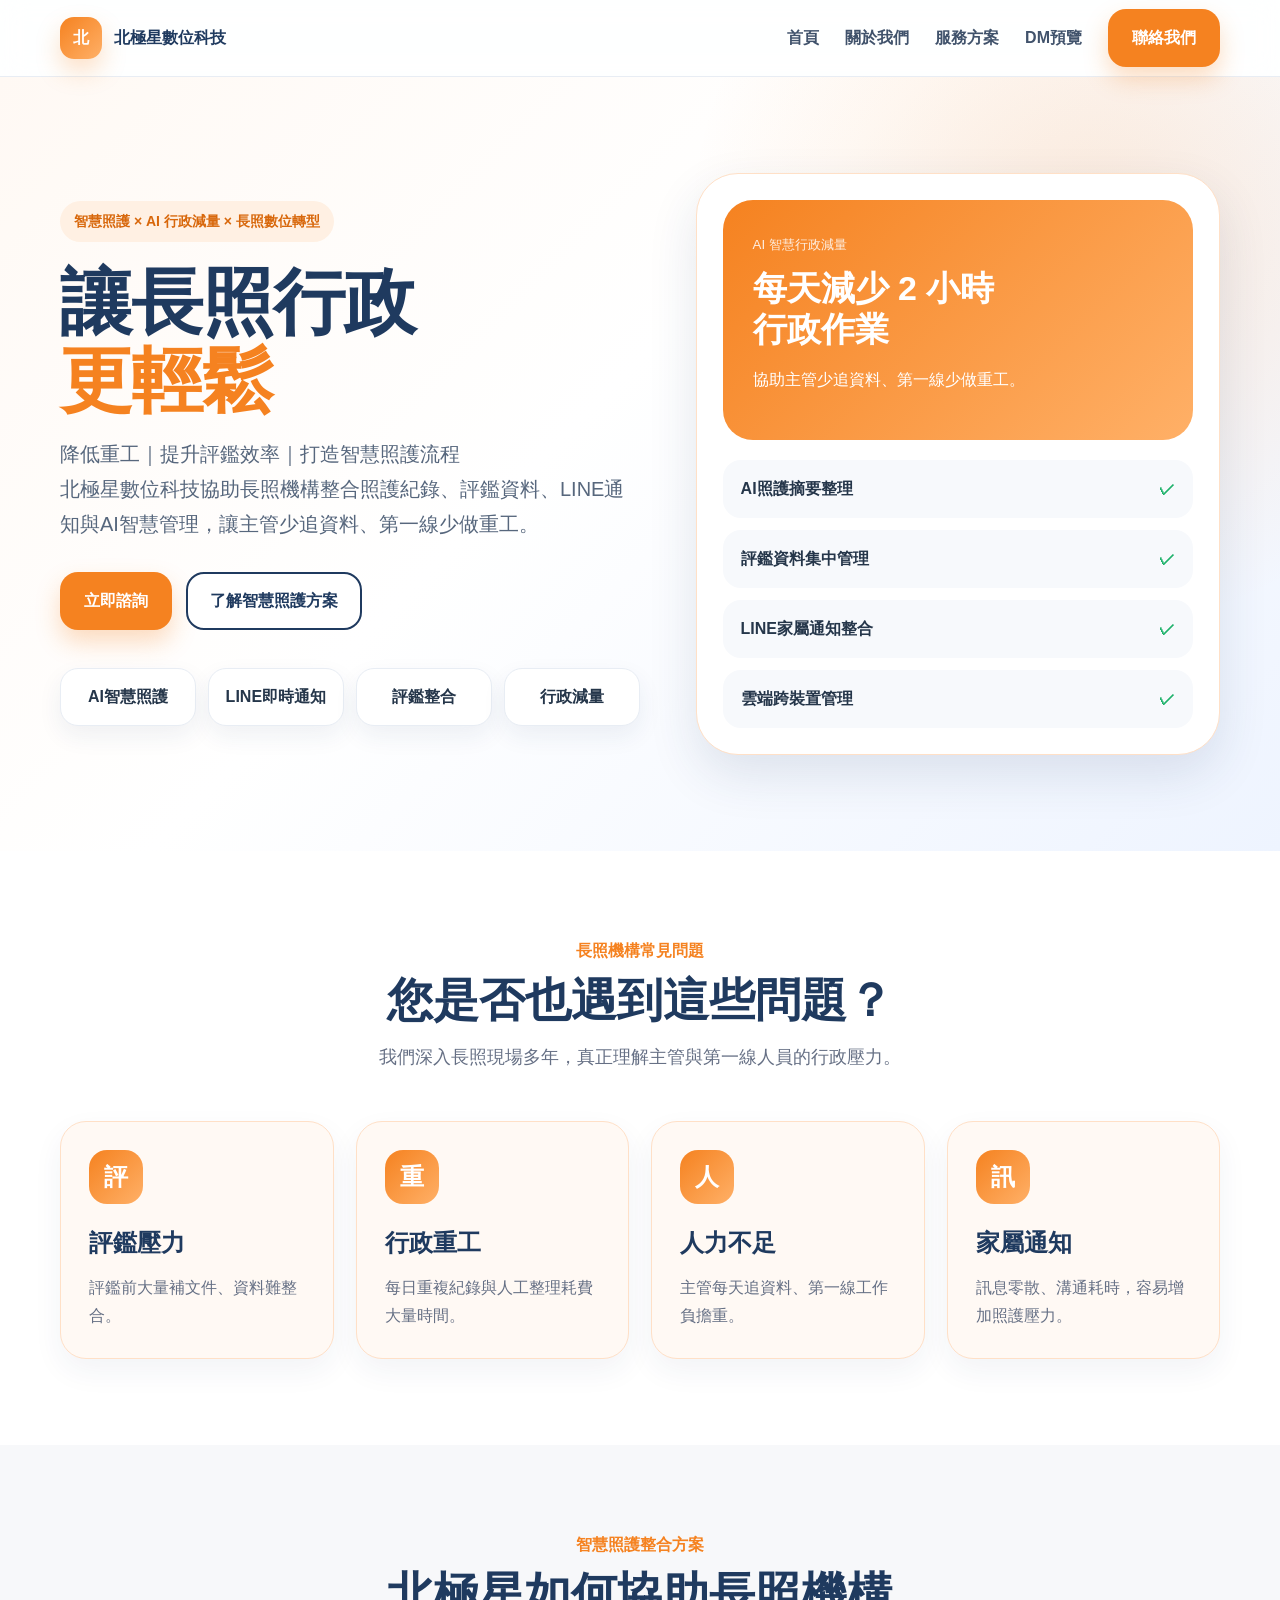
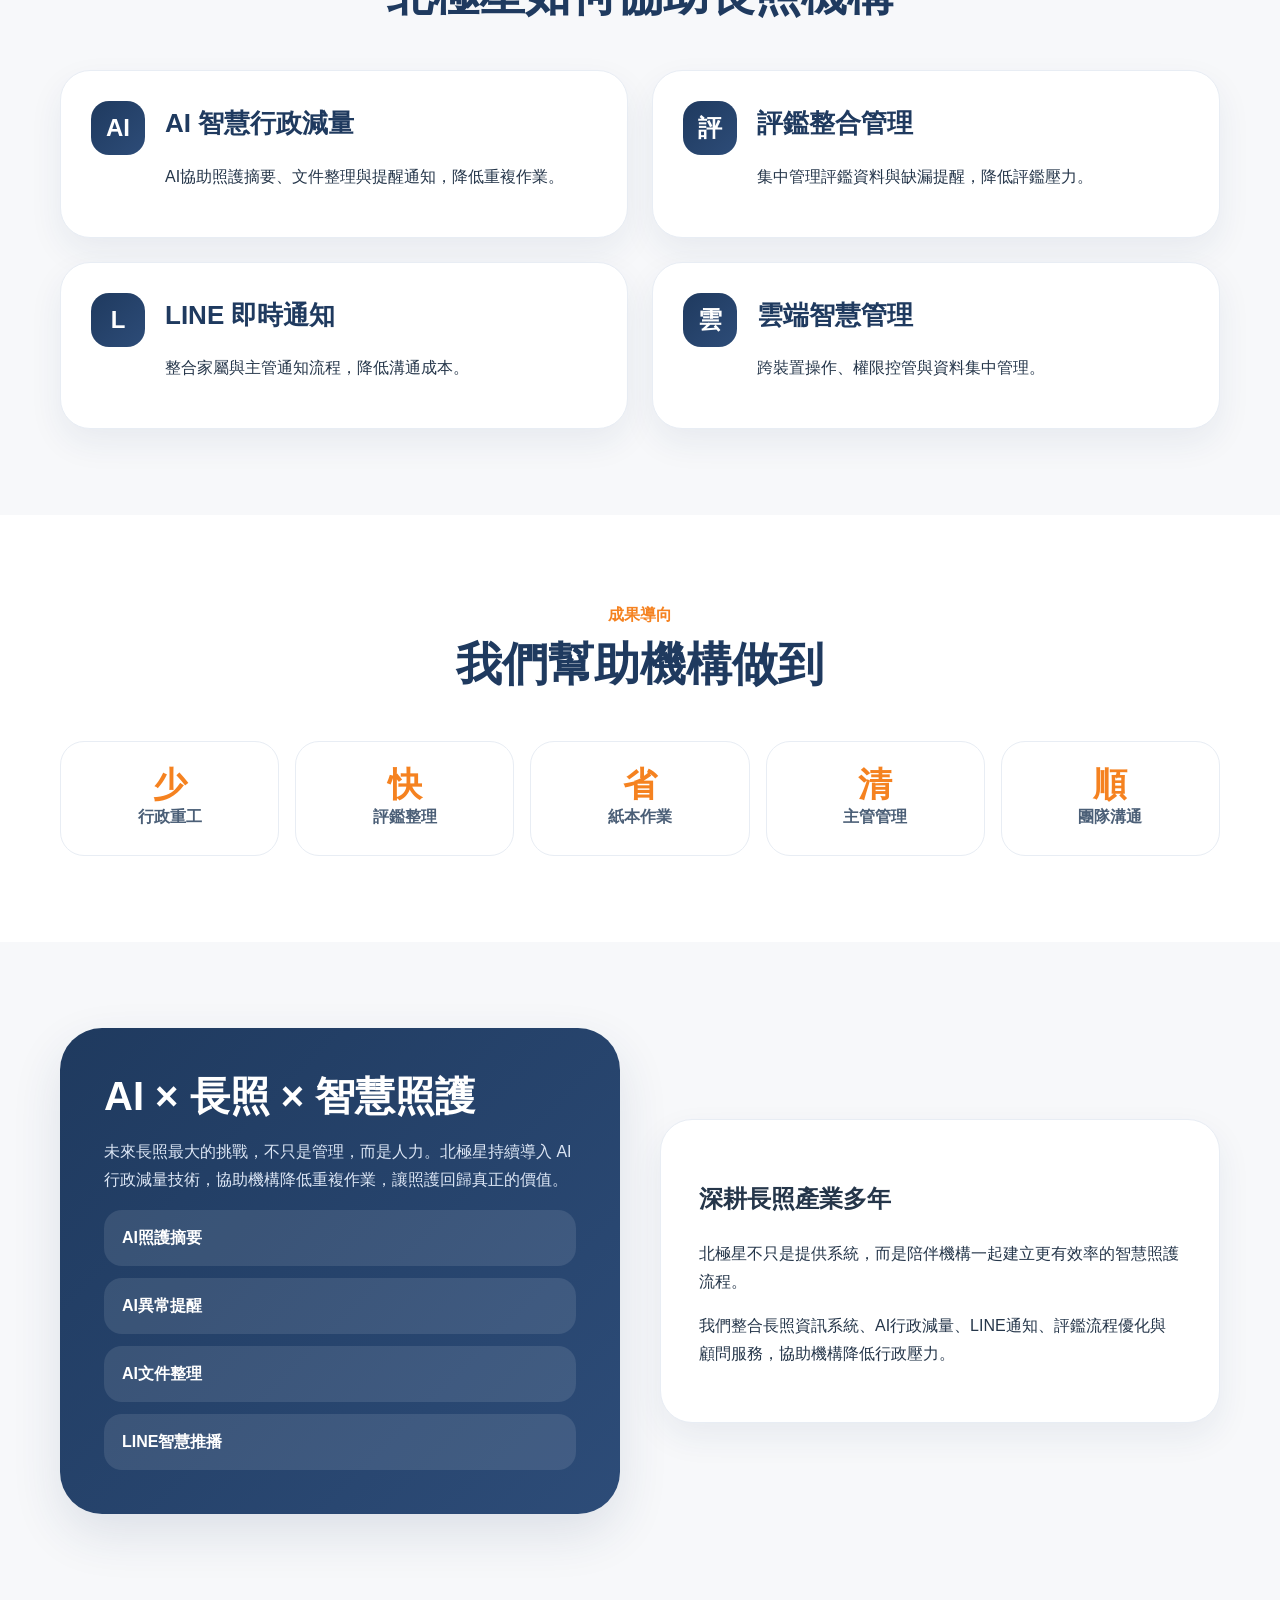
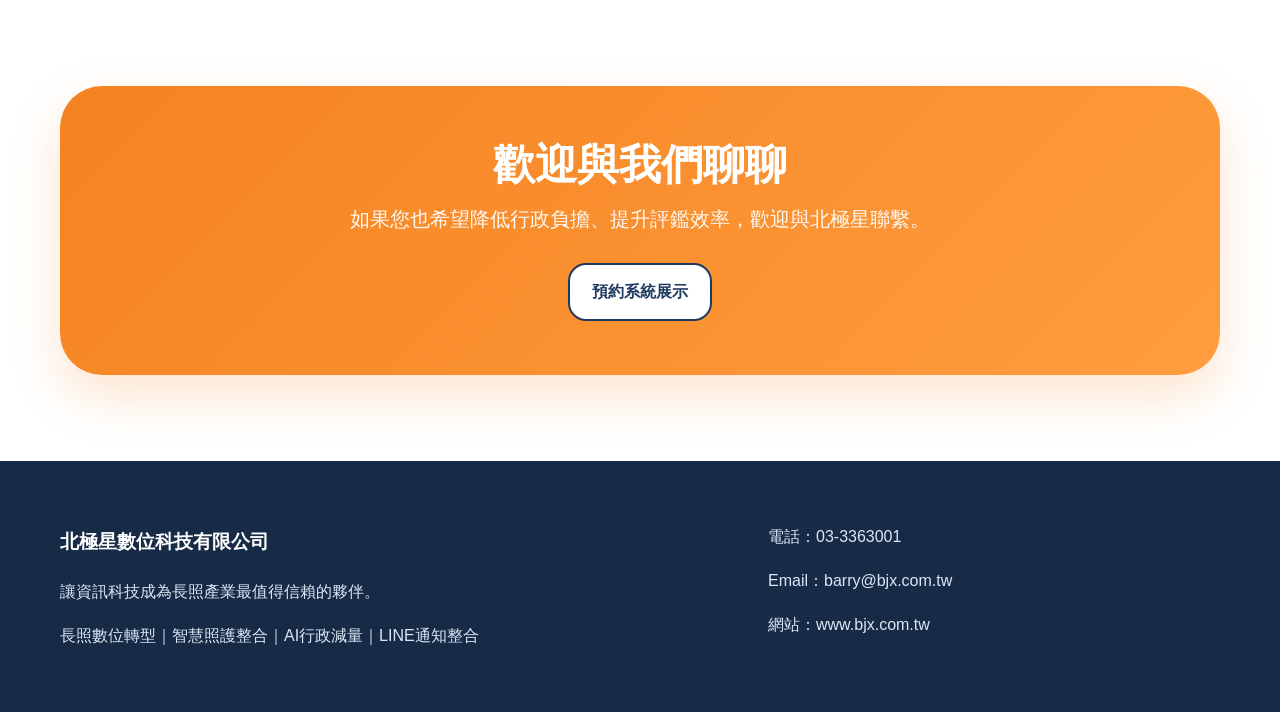
<file: index.html>
<!DOCTYPE html><html lang="zh-TW"><head><meta charset="UTF-8"><meta name="viewport" content="width=device-width,initial-scale=1"><title>北極星數位科技｜長照數位轉型與智慧照護整合服務</title><meta name="description" content="北極星數位科技協助長照機構降低行政負擔、提升評鑑效率，整合AI智慧照護、LINE通知與雲端管理。"><link rel="stylesheet" href="assets/css/style.css"></head><body>
<header class="nav"><div class="container nav-inner"><a class="brand" href="index.html"><div class="logo">北</div><span>北極星數位科技</span></a><nav class="menu"><a href="index.html">首頁</a><a href="about.html">關於我們</a><a href="services.html">服務方案</a><a href="dm.html">DM預覽</a><a href="contact.html" class="btn primary">聯絡我們</a></nav><div class="mobile-toggle">☰</div></div></header>
<section class="hero"><div class="container hero-grid"><div><div class="eyebrow">智慧照護 × AI 行政減量 × 長照數位轉型</div><h1>讓長照行政<br><span>更輕鬆</span></h1><p class="lead">降低重工｜提升評鑑效率｜打造智慧照護流程<br>北極星數位科技協助長照機構整合照護紀錄、評鑑資料、LINE通知與AI智慧管理，讓主管少追資料、第一線少做重工。</p><div class="hero-actions"><a class="btn primary" href="contact.html">立即諮詢</a><a class="btn secondary" href="services.html">了解智慧照護方案</a></div><div class="quick-tags"><div class="tag">AI智慧照護</div><div class="tag">LINE即時通知</div><div class="tag">評鑑整合</div><div class="tag">行政減量</div></div></div><div class="dashboard"><div class="dash-top"><small>AI 智慧行政減量</small><h2>每天減少 2 小時<br>行政作業</h2><p>協助主管少追資料、第一線少做重工。</p></div><div class="check-list"><div>AI照護摘要整理 <span class="check">✓</span></div><div>評鑑資料集中管理 <span class="check">✓</span></div><div>LINE家屬通知整合 <span class="check">✓</span></div><div>雲端跨裝置管理 <span class="check">✓</span></div></div></div></div></section>
<section class="section white"><div class="container"><div class="section-title"><div class="mini">長照機構常見問題</div><h2>您是否也遇到這些問題？</h2><p>我們深入長照現場多年，真正理解主管與第一線人員的行政壓力。</p></div><div class="cards"><div class="card soft"><div class="icon">評</div><h3>評鑑壓力</h3><p>評鑑前大量補文件、資料難整合。</p></div><div class="card soft"><div class="icon">重</div><h3>行政重工</h3><p>每日重複紀錄與人工整理耗費大量時間。</p></div><div class="card soft"><div class="icon">人</div><h3>人力不足</h3><p>主管每天追資料、第一線工作負擔重。</p></div><div class="card soft"><div class="icon">訊</div><h3>家屬通知</h3><p>訊息零散、溝通耗時，容易增加照護壓力。</p></div></div></div></section>
<section class="section"><div class="container"><div class="section-title"><div class="mini">智慧照護整合方案</div><h2>北極星如何協助長照機構</h2></div><div class="solutions"><div class="solution"><div class="icon blue">AI</div><div><h3>AI 智慧行政減量</h3><p>AI協助照護摘要、文件整理與提醒通知，降低重複作業。</p></div></div><div class="solution"><div class="icon blue">評</div><div><h3>評鑑整合管理</h3><p>集中管理評鑑資料與缺漏提醒，降低評鑑壓力。</p></div></div><div class="solution"><div class="icon blue">L</div><div><h3>LINE 即時通知</h3><p>整合家屬與主管通知流程，降低溝通成本。</p></div></div><div class="solution"><div class="icon blue">雲</div><div><h3>雲端智慧管理</h3><p>跨裝置操作、權限控管與資料集中管理。</p></div></div></div></div></section>
<section class="section white"><div class="container"><div class="section-title"><div class="mini">成果導向</div><h2>我們幫助機構做到</h2></div><div class="stats"><div class="stat"><strong>少</strong><span>行政重工</span></div><div class="stat"><strong>快</strong><span>評鑑整理</span></div><div class="stat"><strong>省</strong><span>紙本作業</span></div><div class="stat"><strong>清</strong><span>主管管理</span></div><div class="stat"><strong>順</strong><span>團隊溝通</span></div></div></div></section>
<section class="section"><div class="container split"><div class="dark-box"><h2>AI × 長照 × 智慧照護</h2><p>未來長照最大的挑戰，不只是管理，而是人力。北極星持續導入 AI 行政減量技術，協助機構降低重複作業，讓照護回歸真正的價值。</p><div class="list"><div>AI照護摘要</div><div>AI異常提醒</div><div>AI文件整理</div><div>LINE智慧推播</div></div></div><div class="text-block"><h2>深耕長照產業多年</h2><p>北極星不只是提供系統，而是陪伴機構一起建立更有效率的智慧照護流程。</p><p>我們整合長照資訊系統、AI行政減量、LINE通知、評鑑流程優化與顧問服務，協助機構降低行政壓力。</p></div></div></section>
<section class="section white"><div class="container"><div class="cta"><h2>歡迎與我們聊聊</h2><p>如果您也希望降低行政負擔、提升評鑑效率，歡迎與北極星聯繫。</p><a href="contact.html" class="btn secondary">預約系統展示</a></div></div></section>
<footer class="footer"><div class="container footer-grid"><div><h3>北極星數位科技有限公司</h3><p>讓資訊科技成為長照產業最值得信賴的夥伴。</p><p>長照數位轉型｜智慧照護整合｜AI行政減量｜LINE通知整合</p></div><div><p>電話：03-3363001</p><p>Email：barry@bjx.com.tw</p><p>網站：www.bjx.com.tw</p></div></div></footer><script src="assets/js/main.js"></script></body></html>
</file>
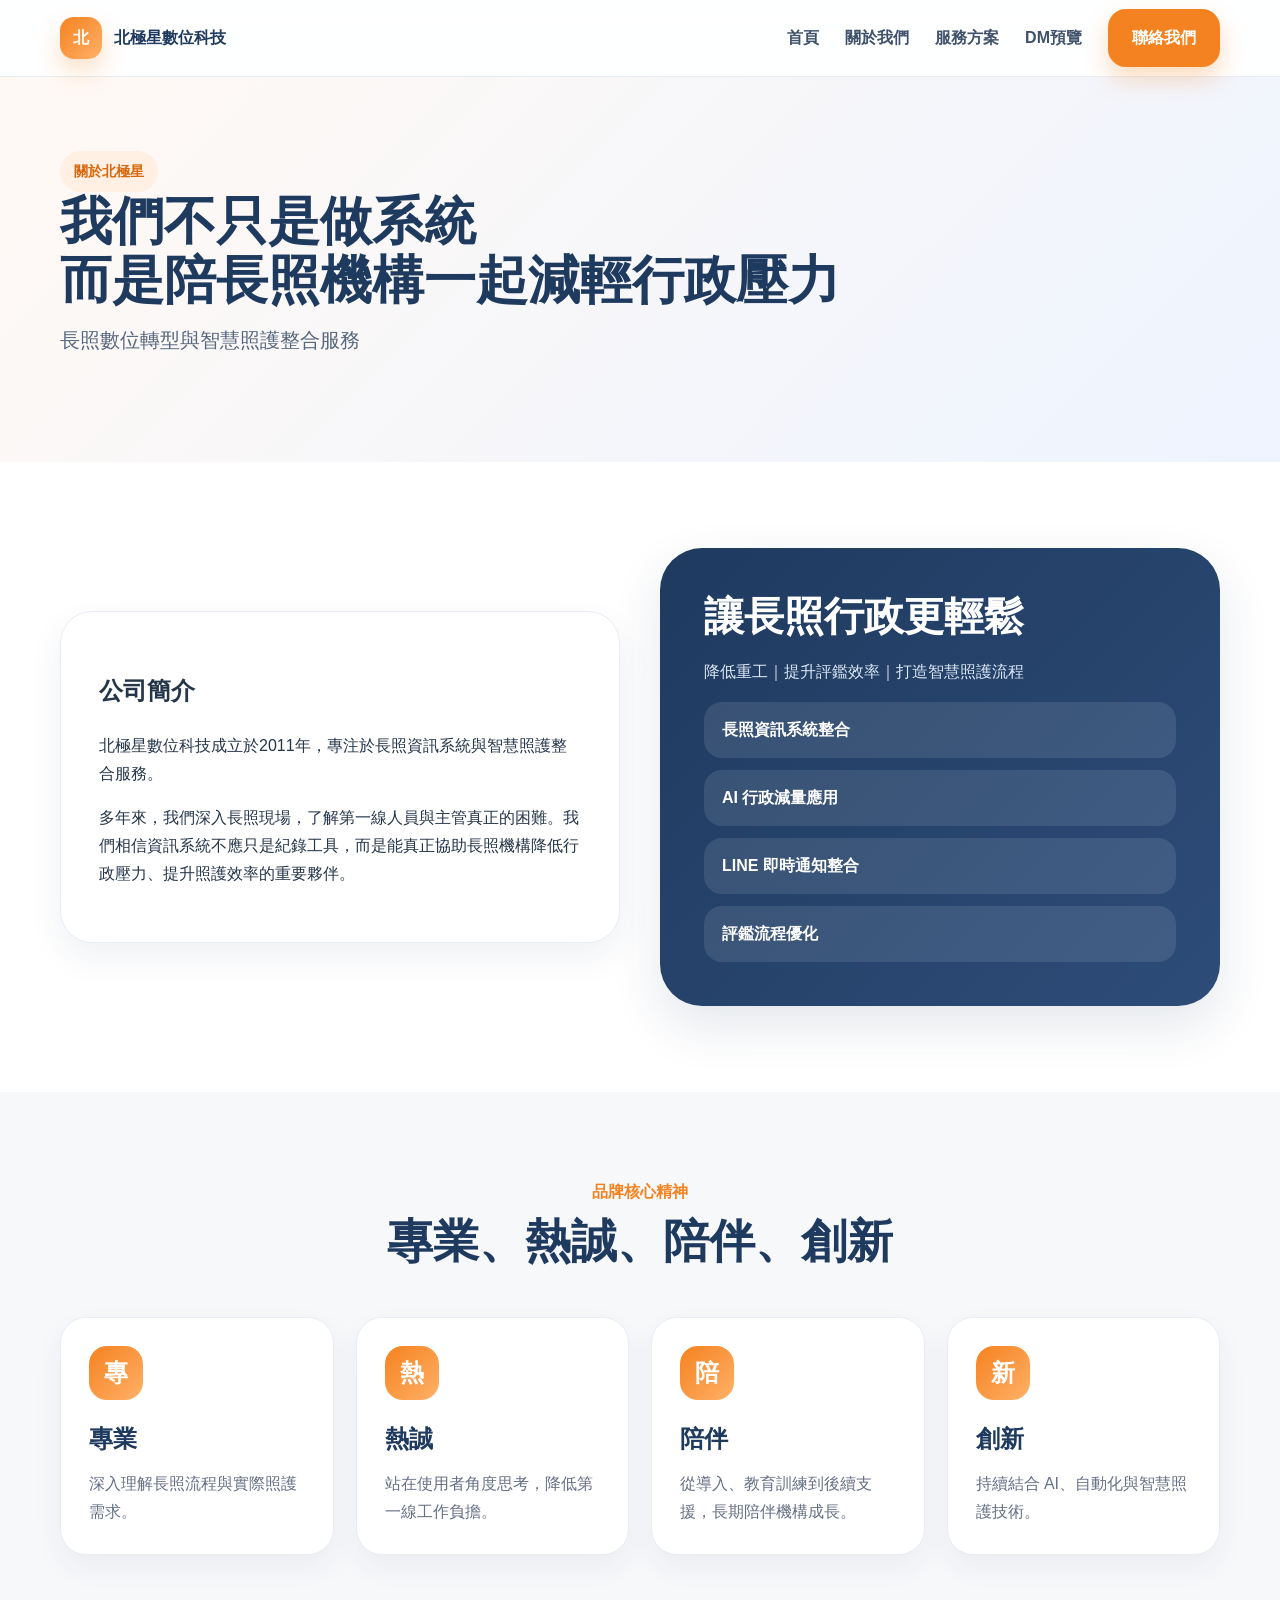
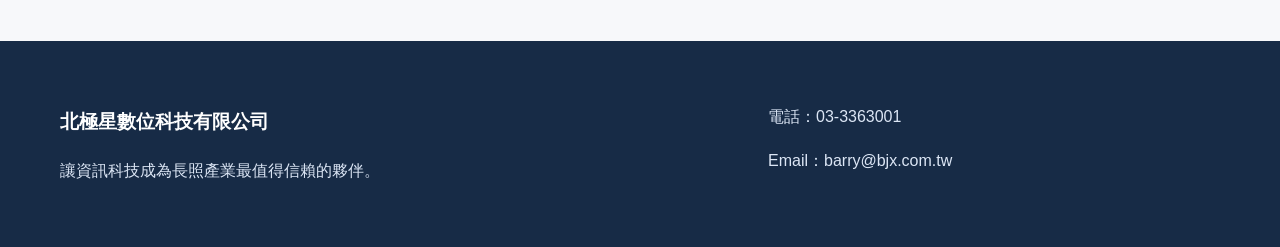
<file: about.html>
<!DOCTYPE html><html lang="zh-TW"><head><meta charset="UTF-8"><meta name="viewport" content="width=device-width,initial-scale=1"><title>關於我們｜北極星數位科技</title><link rel="stylesheet" href="assets/css/style.css"></head><body><header class="nav"><div class="container nav-inner"><a class="brand" href="index.html"><div class="logo">北</div><span>北極星數位科技</span></a><nav class="menu"><a href="index.html">首頁</a><a href="about.html">關於我們</a><a href="services.html">服務方案</a><a href="dm.html">DM預覽</a><a href="contact.html" class="btn primary">聯絡我們</a></nav><div class="mobile-toggle">☰</div></div></header><section class="page-hero"><div class="container"><div class="eyebrow">關於北極星</div><h1>我們不只是做系統<br>而是陪長照機構一起減輕行政壓力</h1><p class="lead">長照數位轉型與智慧照護整合服務</p></div></section><section class="section white"><div class="container split"><div class="text-block"><h2>公司簡介</h2><p>北極星數位科技成立於2011年，專注於長照資訊系統與智慧照護整合服務。</p><p>多年來，我們深入長照現場，了解第一線人員與主管真正的困難。我們相信資訊系統不應只是紀錄工具，而是能真正協助長照機構降低行政壓力、提升照護效率的重要夥伴。</p></div><div class="dark-box"><h2>讓長照行政更輕鬆</h2><p>降低重工｜提升評鑑效率｜打造智慧照護流程</p><div class="list"><div>長照資訊系統整合</div><div>AI 行政減量應用</div><div>LINE 即時通知整合</div><div>評鑑流程優化</div></div></div></div></section><section class="section"><div class="container"><div class="section-title"><div class="mini">品牌核心精神</div><h2>專業、熱誠、陪伴、創新</h2></div><div class="cards"><div class="card"><div class="icon">專</div><h3>專業</h3><p>深入理解長照流程與實際照護需求。</p></div><div class="card"><div class="icon">熱</div><h3>熱誠</h3><p>站在使用者角度思考，降低第一線工作負擔。</p></div><div class="card"><div class="icon">陪</div><h3>陪伴</h3><p>從導入、教育訓練到後續支援，長期陪伴機構成長。</p></div><div class="card"><div class="icon">新</div><h3>創新</h3><p>持續結合 AI、自動化與智慧照護技術。</p></div></div></div></section><footer class="footer"><div class="container footer-grid"><div><h3>北極星數位科技有限公司</h3><p>讓資訊科技成為長照產業最值得信賴的夥伴。</p></div><div><p>電話：03-3363001</p><p>Email：barry@bjx.com.tw</p></div></div></footer><script src="assets/js/main.js"></script></body></html>
</file>
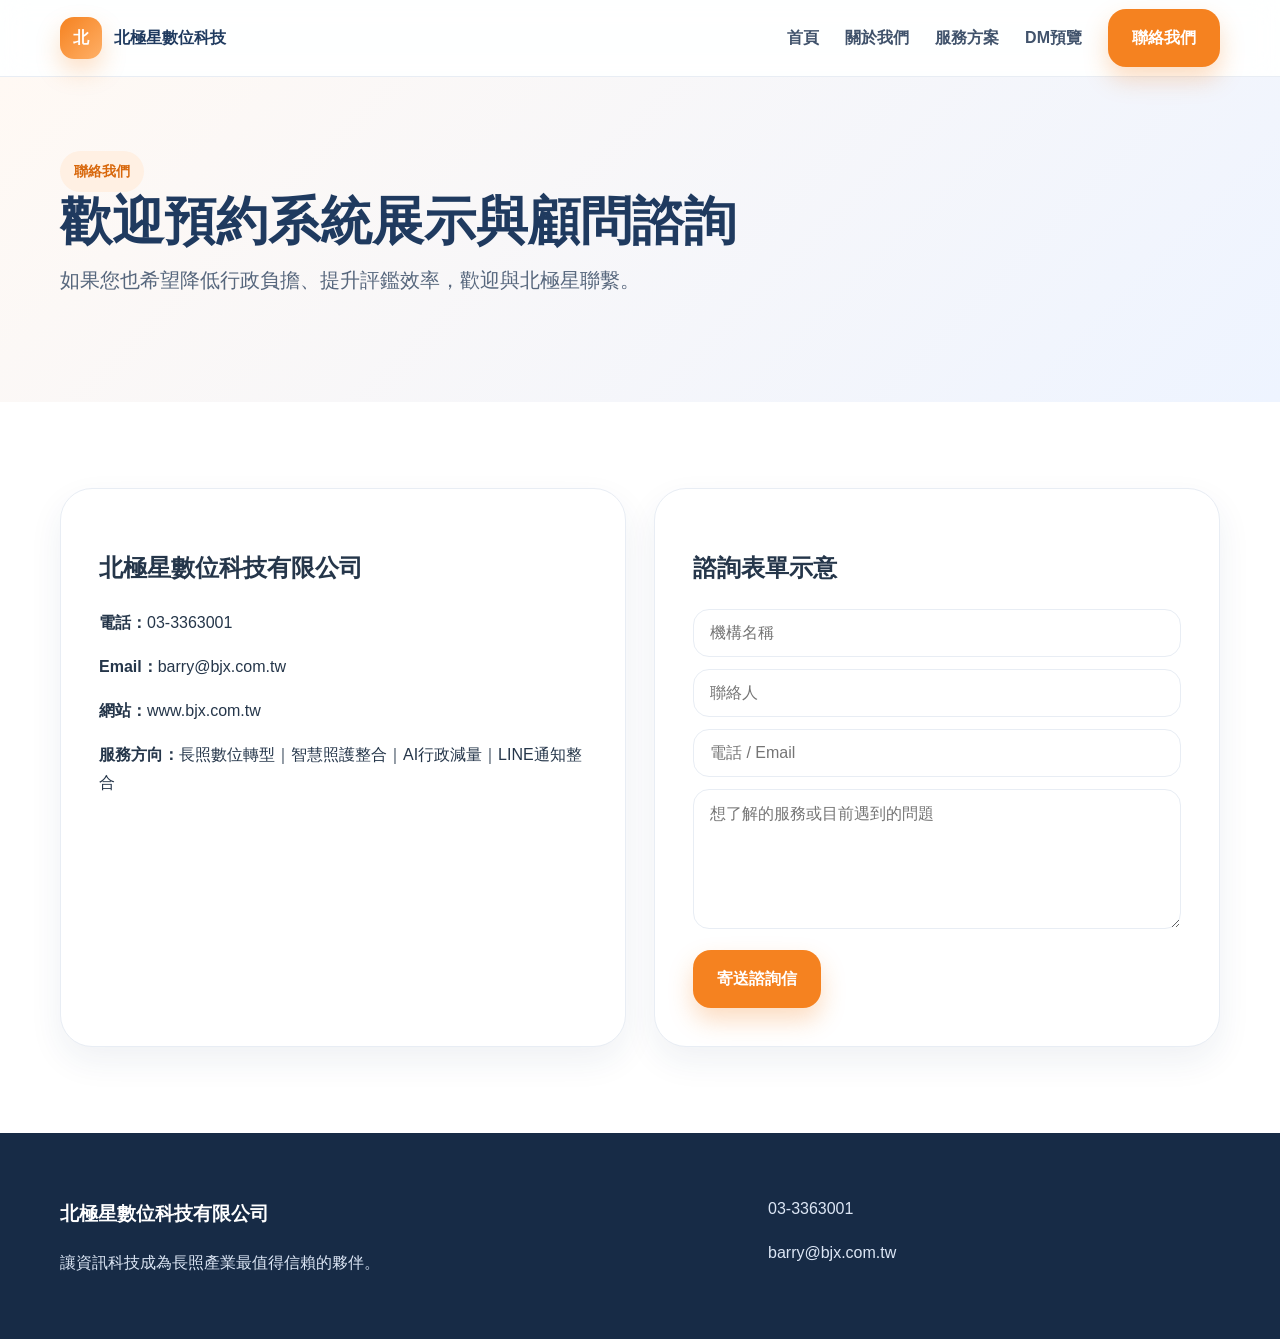
<file: contact.html>
<!DOCTYPE html><html lang="zh-TW"><head><meta charset="UTF-8"><meta name="viewport" content="width=device-width,initial-scale=1"><title>聯絡我們｜北極星數位科技</title><link rel="stylesheet" href="assets/css/style.css"></head><body><header class="nav"><div class="container nav-inner"><a class="brand" href="index.html"><div class="logo">北</div><span>北極星數位科技</span></a><nav class="menu"><a href="index.html">首頁</a><a href="about.html">關於我們</a><a href="services.html">服務方案</a><a href="dm.html">DM預覽</a><a href="contact.html" class="btn primary">聯絡我們</a></nav><div class="mobile-toggle">☰</div></div></header><section class="page-hero"><div class="container"><div class="eyebrow">聯絡我們</div><h1>歡迎預約系統展示與顧問諮詢</h1><p class="lead">如果您也希望降低行政負擔、提升評鑑效率，歡迎與北極星聯繫。</p></div></section><section class="section white"><div class="container contact-grid"><div class="text-block"><h2>北極星數位科技有限公司</h2><p><strong>電話：</strong>03-3363001</p><p><strong>Email：</strong>barry@bjx.com.tw</p><p><strong>網站：</strong>www.bjx.com.tw</p><p><strong>服務方向：</strong>長照數位轉型｜智慧照護整合｜AI行政減量｜LINE通知整合</p></div><div class="text-block form"><h2>諮詢表單示意</h2><input placeholder="機構名稱"><input placeholder="聯絡人"><input placeholder="電話 / Email"><textarea placeholder="想了解的服務或目前遇到的問題"></textarea><a class="btn primary" href="mailto:barry@bjx.com.tw">寄送諮詢信</a></div></div></section><footer class="footer"><div class="container footer-grid"><div><h3>北極星數位科技有限公司</h3><p>讓資訊科技成為長照產業最值得信賴的夥伴。</p></div><div><p>03-3363001</p><p>barry@bjx.com.tw</p></div></div></footer><script src="assets/js/main.js"></script></body></html>
</file>
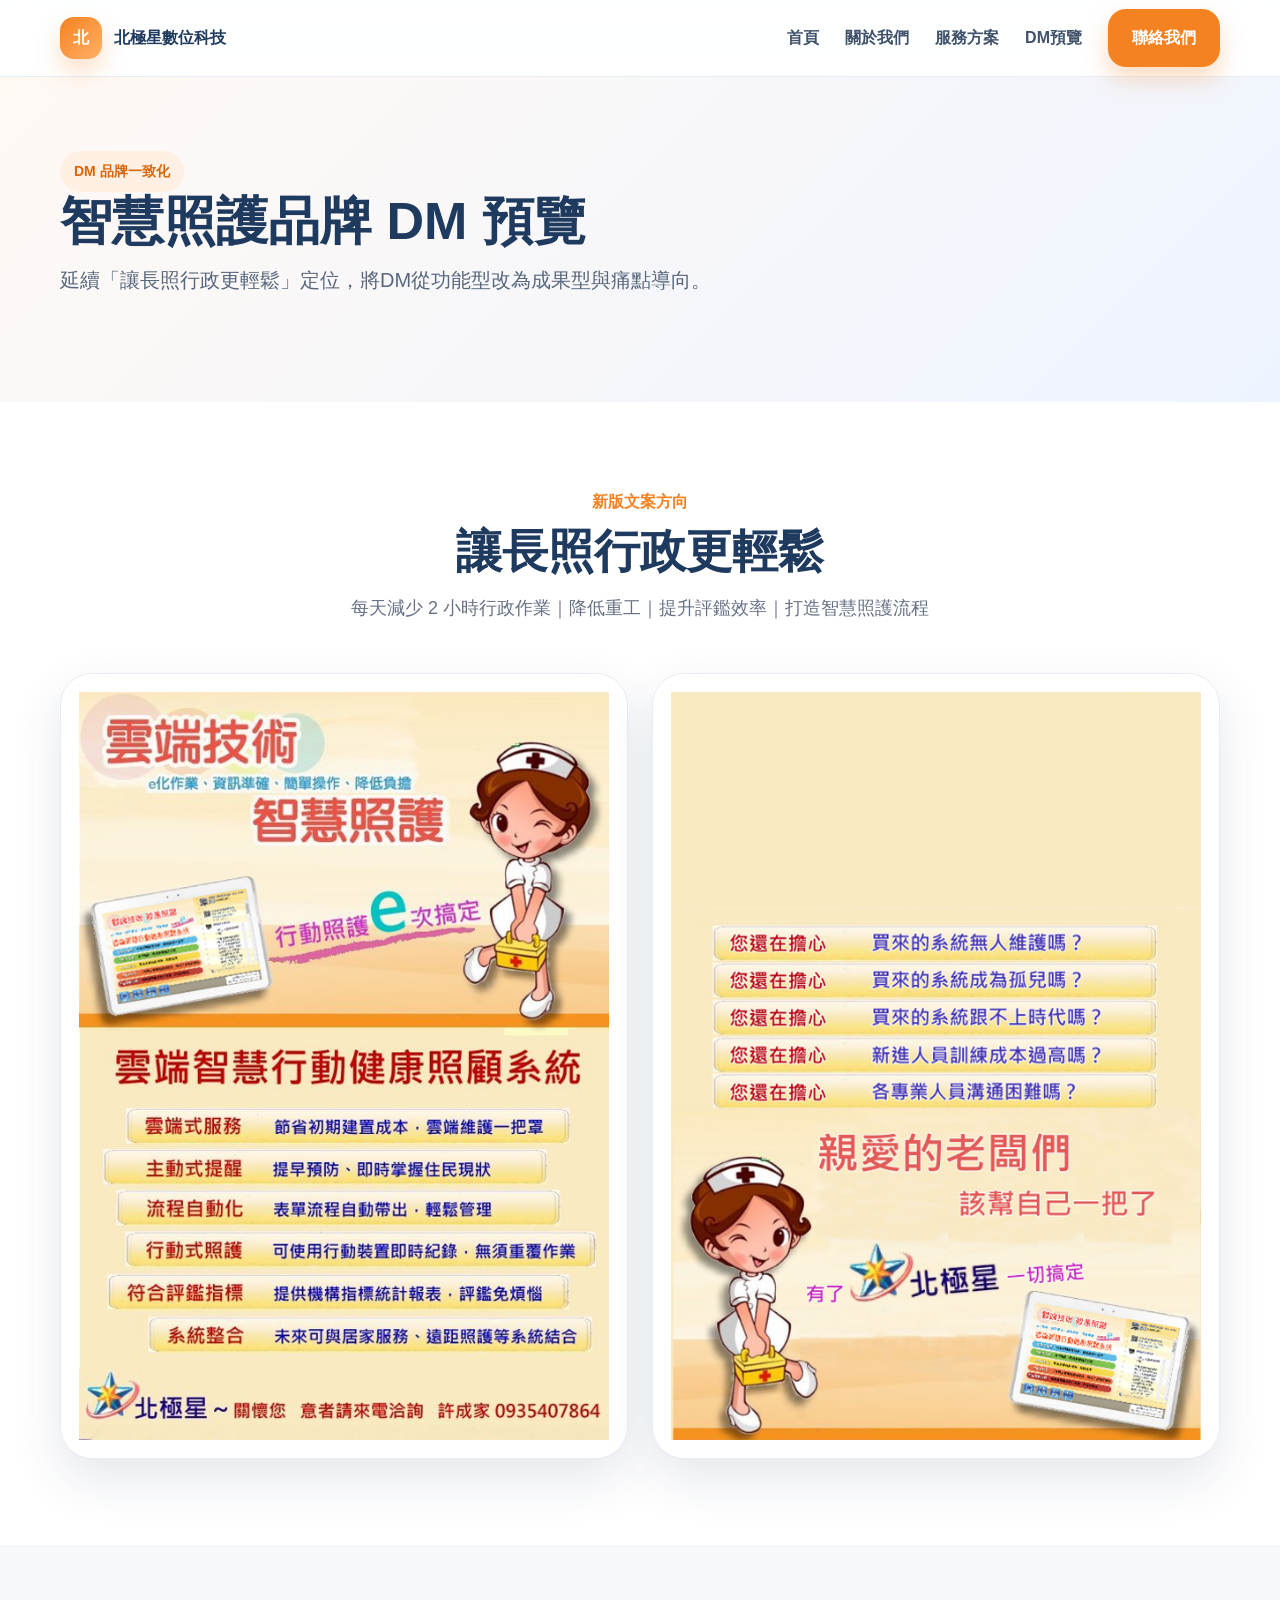
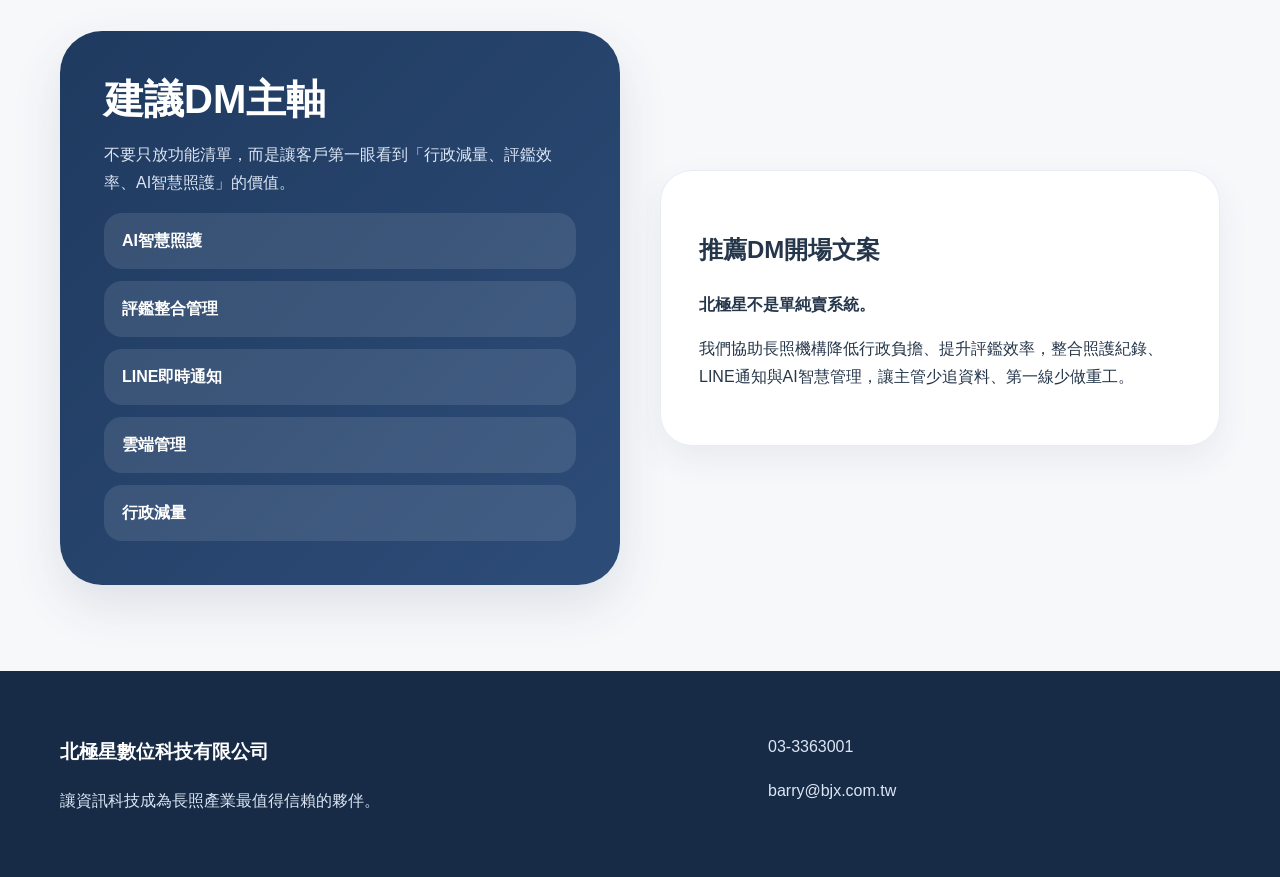
<file: dm.html>
<!DOCTYPE html><html lang="zh-TW"><head><meta charset="UTF-8"><meta name="viewport" content="width=device-width,initial-scale=1"><title>DM 預覽｜北極星數位科技</title><link rel="stylesheet" href="assets/css/style.css"></head><body><header class="nav"><div class="container nav-inner"><a class="brand" href="index.html"><div class="logo">北</div><span>北極星數位科技</span></a><nav class="menu"><a href="index.html">首頁</a><a href="about.html">關於我們</a><a href="services.html">服務方案</a><a href="dm.html">DM預覽</a><a href="contact.html" class="btn primary">聯絡我們</a></nav><div class="mobile-toggle">☰</div></div></header><section class="page-hero"><div class="container"><div class="eyebrow">DM 品牌一致化</div><h1>智慧照護品牌 DM 預覽</h1><p class="lead">延續「讓長照行政更輕鬆」定位，將DM從功能型改為成果型與痛點導向。</p></div></section><section class="section white"><div class="container"><div class="section-title"><div class="mini">新版文案方向</div><h2>讓長照行政更輕鬆</h2><p>每天減少 2 小時行政作業｜降低重工｜提升評鑑效率｜打造智慧照護流程</p></div><div class="dm-preview"><div class="dm-card"><img src="assets/images/dm-front.png" alt="北極星DM正面"></div><div class="dm-card"><img src="assets/images/dm-back.png" alt="北極星DM背面"></div></div></div></section><section class="section"><div class="container split"><div class="dark-box"><h2>建議DM主軸</h2><p>不要只放功能清單，而是讓客戶第一眼看到「行政減量、評鑑效率、AI智慧照護」的價值。</p><div class="list"><div>AI智慧照護</div><div>評鑑整合管理</div><div>LINE即時通知</div><div>雲端管理</div><div>行政減量</div></div></div><div class="text-block"><h2>推薦DM開場文案</h2><p><strong>北極星不是單純賣系統。</strong></p><p>我們協助長照機構降低行政負擔、提升評鑑效率，整合照護紀錄、LINE通知與AI智慧管理，讓主管少追資料、第一線少做重工。</p></div></div></section><footer class="footer"><div class="container footer-grid"><div><h3>北極星數位科技有限公司</h3><p>讓資訊科技成為長照產業最值得信賴的夥伴。</p></div><div><p>03-3363001</p><p>barry@bjx.com.tw</p></div></div></footer><script src="assets/js/main.js"></script></body></html>
</file>
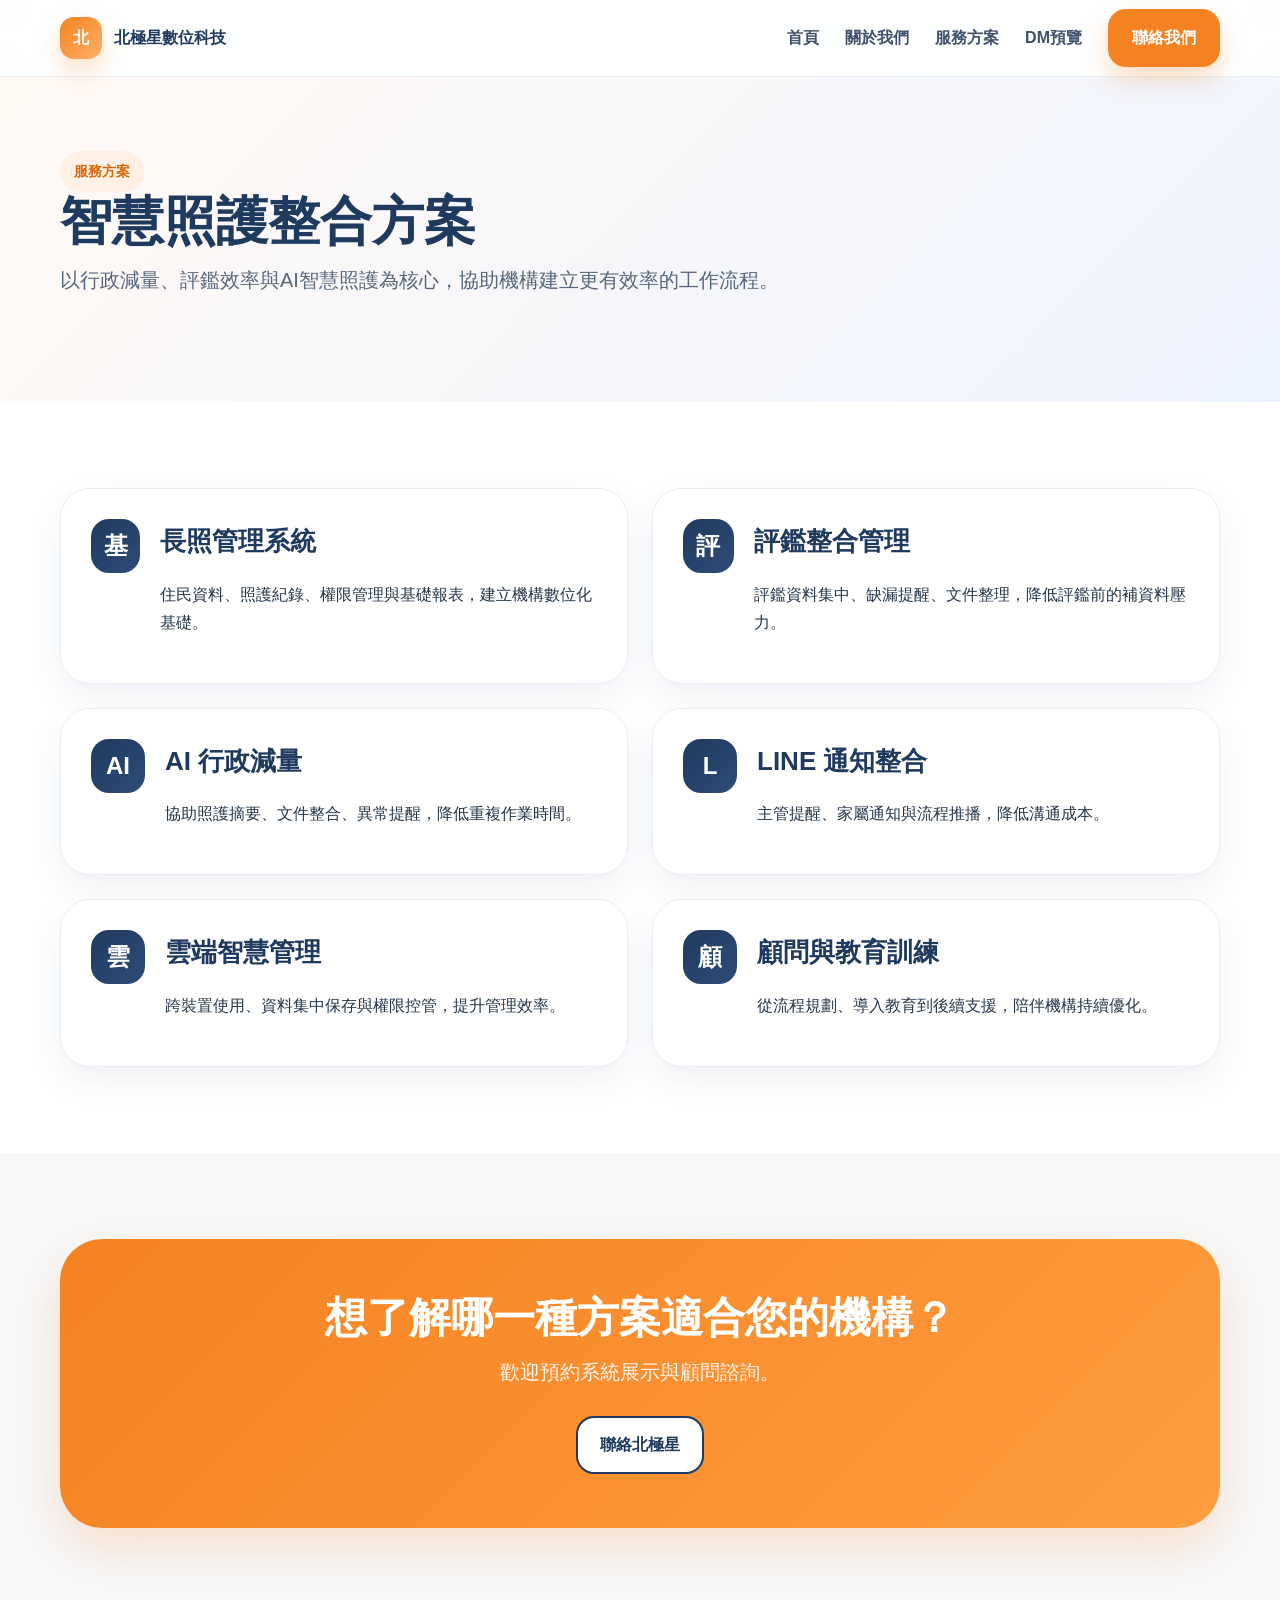
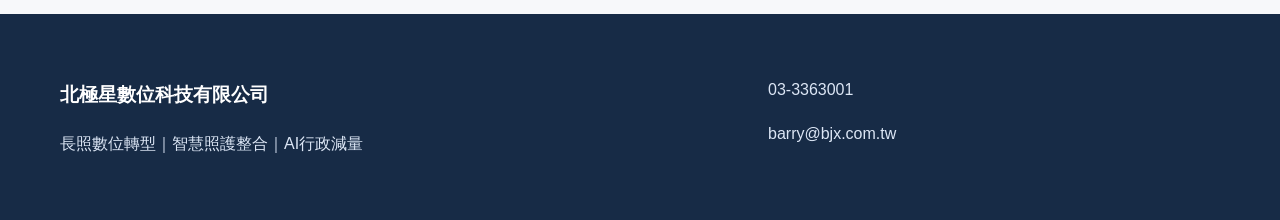
<file: services.html>
<!DOCTYPE html><html lang="zh-TW"><head><meta charset="UTF-8"><meta name="viewport" content="width=device-width,initial-scale=1"><title>服務方案｜北極星數位科技</title><link rel="stylesheet" href="assets/css/style.css"></head><body><header class="nav"><div class="container nav-inner"><a class="brand" href="index.html"><div class="logo">北</div><span>北極星數位科技</span></a><nav class="menu"><a href="index.html">首頁</a><a href="about.html">關於我們</a><a href="services.html">服務方案</a><a href="dm.html">DM預覽</a><a href="contact.html" class="btn primary">聯絡我們</a></nav><div class="mobile-toggle">☰</div></div></header><section class="page-hero"><div class="container"><div class="eyebrow">服務方案</div><h1>智慧照護整合方案</h1><p class="lead">以行政減量、評鑑效率與AI智慧照護為核心，協助機構建立更有效率的工作流程。</p></div></section><section class="section white"><div class="container"><div class="solutions"><div class="solution"><div class="icon blue">基</div><div><h3>長照管理系統</h3><p>住民資料、照護紀錄、權限管理與基礎報表，建立機構數位化基礎。</p></div></div><div class="solution"><div class="icon blue">評</div><div><h3>評鑑整合管理</h3><p>評鑑資料集中、缺漏提醒、文件整理，降低評鑑前的補資料壓力。</p></div></div><div class="solution"><div class="icon blue">AI</div><div><h3>AI 行政減量</h3><p>協助照護摘要、文件整合、異常提醒，降低重複作業時間。</p></div></div><div class="solution"><div class="icon blue">L</div><div><h3>LINE 通知整合</h3><p>主管提醒、家屬通知與流程推播，降低溝通成本。</p></div></div><div class="solution"><div class="icon blue">雲</div><div><h3>雲端智慧管理</h3><p>跨裝置使用、資料集中保存與權限控管，提升管理效率。</p></div></div><div class="solution"><div class="icon blue">顧</div><div><h3>顧問與教育訓練</h3><p>從流程規劃、導入教育到後續支援，陪伴機構持續優化。</p></div></div></div></div></section><section class="section"><div class="container"><div class="cta"><h2>想了解哪一種方案適合您的機構？</h2><p>歡迎預約系統展示與顧問諮詢。</p><a href="contact.html" class="btn secondary">聯絡北極星</a></div></div></section><footer class="footer"><div class="container footer-grid"><div><h3>北極星數位科技有限公司</h3><p>長照數位轉型｜智慧照護整合｜AI行政減量</p></div><div><p>03-3363001</p><p>barry@bjx.com.tw</p></div></div></footer><script src="assets/js/main.js"></script></body></html>
</file>
<file: assets/css/style.css>
:root{
  --orange:#f58220;
  --orange2:#ffb067;
  --blue:#1f3a5f;
  --blue2:#2d4c78;
  --soft:#fff9f4;
  --bg:#f7f8fa;
  --text:#25364a;
  --muted:#667085;
  --line:#e8edf4;
  --white:#fff;
  --shadow:0 20px 50px rgba(31,58,95,.12);
  --radius:26px;
}
*{box-sizing:border-box} html{scroll-behavior:smooth} body{margin:0;font-family:"Microsoft JhengHei","Noto Sans TC",Arial,sans-serif;color:var(--text);background:var(--bg);line-height:1.75} a{text-decoration:none;color:inherit} img{max-width:100%;display:block}.container{width:min(1160px,92%);margin:auto}.nav{position:sticky;top:0;z-index:20;background:rgba(255,255,255,.88);backdrop-filter:blur(14px);border-bottom:1px solid var(--line)}.nav-inner{height:76px;display:flex;align-items:center;justify-content:space-between}.brand{display:flex;align-items:center;gap:12px;font-weight:900;color:var(--blue)}.logo{width:42px;height:42px;border-radius:14px;background:linear-gradient(135deg,var(--orange),var(--orange2));display:grid;place-items:center;color:white;font-weight:900;box-shadow:0 12px 25px rgba(245,130,32,.25)}.menu{display:flex;gap:26px;align-items:center;font-weight:700;color:#40526b}.menu a:hover{color:var(--orange)}.btn{display:inline-flex;align-items:center;justify-content:center;gap:8px;border-radius:18px;padding:13px 22px;font-weight:900;border:2px solid transparent;transition:.25s}.btn.primary{background:var(--orange);color:white;box-shadow:0 12px 25px rgba(245,130,32,.28)}.btn.primary:hover{transform:translateY(-2px);background:#ff8d2c}.btn.secondary{border-color:var(--blue);color:var(--blue);background:white}.btn.secondary:hover{background:var(--blue);color:white}.hero{overflow:hidden;position:relative;background:radial-gradient(circle at 85% 20%,rgba(245,130,32,.16),transparent 32%),linear-gradient(135deg,var(--soft) 0%,#fff 45%,#eef4ff 100%);padding:96px 0}.hero-grid{display:grid;grid-template-columns:1.05fr .95fr;gap:56px;align-items:center}.eyebrow{display:inline-flex;padding:8px 14px;border-radius:999px;background:#fff0e3;color:#d8670b;font-weight:900;font-size:14px}.hero h1{font-size:clamp(42px,6vw,72px);line-height:1.08;margin:22px 0 18px;color:var(--blue);letter-spacing:-1px}.hero h1 span{color:var(--orange)}.lead{font-size:20px;color:#57677d;margin:0 0 30px}.hero-actions{display:flex;gap:14px;flex-wrap:wrap}.quick-tags{display:grid;grid-template-columns:repeat(4,1fr);gap:12px;margin-top:38px}.tag{background:#fff;border:1px solid var(--line);border-radius:18px;padding:14px;text-align:center;font-weight:900;box-shadow:0 10px 25px rgba(31,58,95,.07)}.dashboard{background:#fff;border-radius:42px;padding:26px;box-shadow:var(--shadow);border:1px solid #ffe0c7;position:relative}.dash-top{background:linear-gradient(135deg,var(--orange),var(--orange2));color:white;border-radius:30px;padding:30px}.dash-top small{opacity:.85}.dash-top h2{font-size:34px;line-height:1.2;margin:10px 0}.check-list{margin:20px 0 0;display:grid;gap:12px}.check-list div{display:flex;justify-content:space-between;align-items:center;background:#f7f9fc;border-radius:18px;padding:15px 18px;font-weight:800}.check{color:#20b26b;font-weight:900}.section{padding:86px 0}.section.white{background:white}.section-title{text-align:center;margin-bottom:48px}.section-title .mini{color:var(--orange);font-weight:900;margin-bottom:8px}.section-title h2{font-size:clamp(30px,4vw,46px);line-height:1.2;margin:0 0 14px;color:var(--blue)}.section-title p{font-size:18px;color:var(--muted);max-width:760px;margin:auto}.cards{display:grid;grid-template-columns:repeat(4,1fr);gap:22px}.card{background:#fff;border-radius:var(--radius);padding:28px;border:1px solid var(--line);box-shadow:0 12px 30px rgba(31,58,95,.06);transition:.25s}.card:hover{transform:translateY(-5px);box-shadow:var(--shadow)}.card.soft{background:var(--soft);border-color:#ffe0c7}.icon{width:54px;height:54px;border-radius:18px;background:linear-gradient(135deg,var(--orange),var(--orange2));margin-bottom:18px;display:grid;place-items:center;color:white;font-weight:900;font-size:24px}.icon.blue{background:linear-gradient(135deg,var(--blue),var(--blue2))}.card h3{font-size:24px;margin:0 0 10px;color:var(--blue)}.card p{color:var(--muted);margin:0}.solutions{display:grid;grid-template-columns:repeat(2,1fr);gap:24px}.solution{display:flex;gap:20px;align-items:flex-start;background:white;border-radius:30px;padding:30px;border:1px solid var(--line);box-shadow:0 14px 34px rgba(31,58,95,.07)}.solution h3{font-size:26px;margin:0 0 8px;color:var(--blue)}.stats{display:grid;grid-template-columns:repeat(5,1fr);gap:16px}.stat{background:white;border-radius:24px;padding:24px;text-align:center;border:1px solid var(--line)}.stat strong{display:block;font-size:34px;color:var(--orange);line-height:1.1}.stat span{font-weight:800;color:#4b5f77}.split{display:grid;grid-template-columns:1fr 1fr;gap:40px;align-items:center}.dark-box{background:linear-gradient(135deg,var(--blue),var(--blue2));color:white;border-radius:42px;padding:44px;box-shadow:var(--shadow)}.dark-box h2{font-size:40px;line-height:1.2;margin:0 0 18px}.dark-box p{color:#dce6f5}.list{display:grid;gap:12px}.list div{background:rgba(255,255,255,.1);border-radius:18px;padding:14px 18px;font-weight:800}.dm-preview{display:grid;grid-template-columns:1fr 1fr;gap:24px}.dm-card{background:white;border-radius:32px;box-shadow:var(--shadow);padding:18px;border:1px solid var(--line)}.cta{background:linear-gradient(135deg,var(--orange),#ff9d3f);color:white;border-radius:42px;padding:54px;text-align:center;box-shadow:0 20px 50px rgba(245,130,32,.22)}.cta h2{font-size:42px;line-height:1.2;margin:0 0 12px}.cta p{font-size:20px;margin:0 0 26px;color:#fff8f1}.footer{background:#172b46;color:white;padding:46px 0}.footer-grid{display:grid;grid-template-columns:1.2fr .8fr;gap:30px}.footer p,.footer a{color:#dce6f5}.page-hero{background:linear-gradient(135deg,var(--soft),#eef4ff);padding:74px 0}.page-hero h1{font-size:52px;line-height:1.15;color:var(--blue);margin:0 0 12px}.text-block{background:white;border-radius:32px;padding:38px;box-shadow:0 14px 34px rgba(31,58,95,.07);border:1px solid var(--line)}.contact-grid{display:grid;grid-template-columns:1fr 1fr;gap:28px}.form input,.form textarea{width:100%;border:1px solid var(--line);border-radius:16px;padding:14px 16px;font-size:16px;margin-bottom:12px;font-family:inherit}.form textarea{min-height:140px}.mobile-toggle{display:none}
@media(max-width:900px){.menu{display:none}.mobile-toggle{display:block}.hero-grid,.split,.contact-grid,.footer-grid{grid-template-columns:1fr}.quick-tags,.cards,.stats,.dm-preview{grid-template-columns:1fr 1fr}.solutions{grid-template-columns:1fr}.hero{padding:64px 0}.section{padding:64px 0}.page-hero h1{font-size:40px}}
@media(max-width:560px){.quick-tags,.cards,.stats,.dm-preview{grid-template-columns:1fr}.hero h1{font-size:44px}.lead{font-size:18px}.nav-inner{height:68px}.brand span{font-size:15px}.cta h2{font-size:32px}}
</file>
